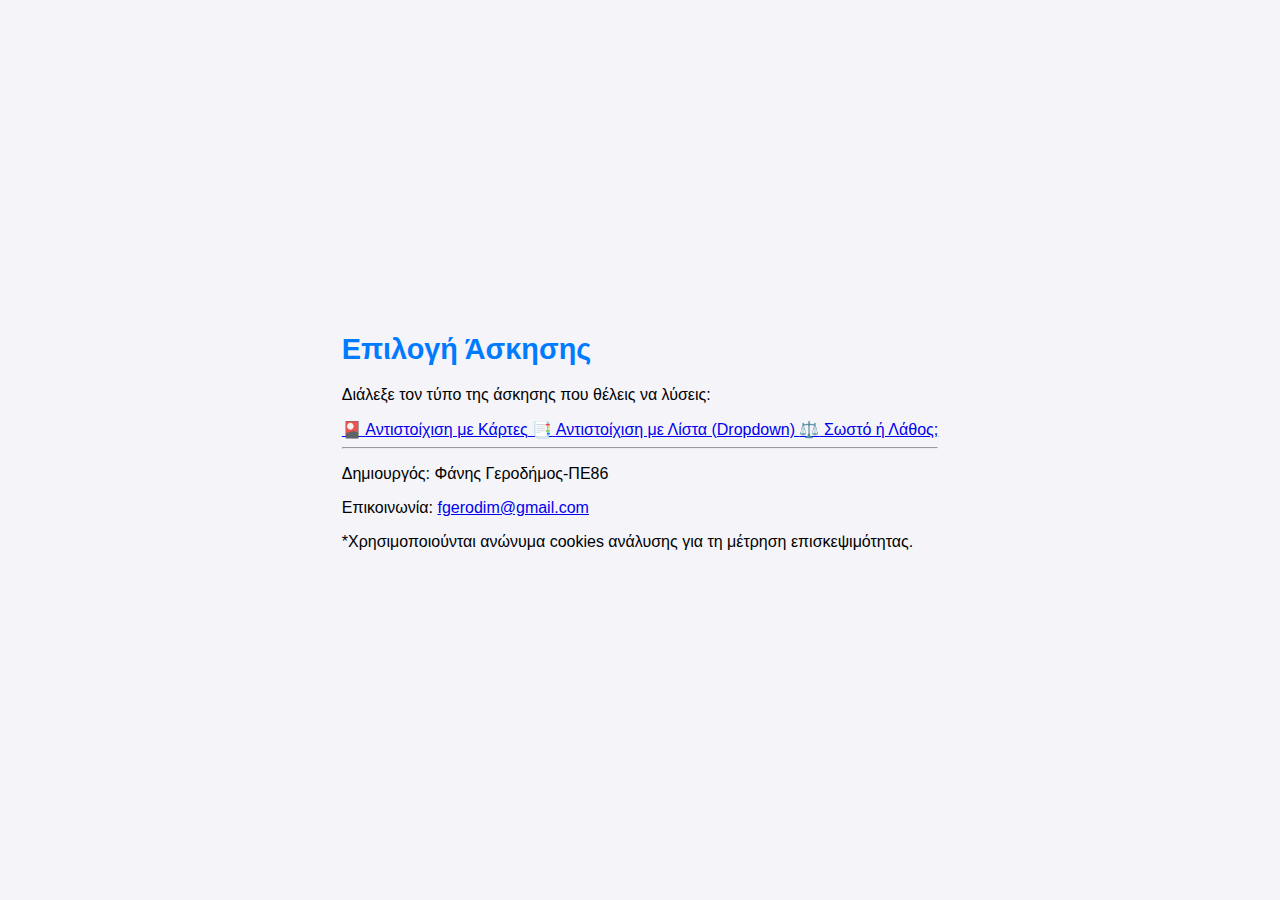
<file: index.html>
<!DOCTYPE html>
<html lang="el">
<head>
    <meta charset="UTF-8">
    <meta name="viewport" content="width=device-width, initial-scale=1.0">
    <title>Εκπαιδευτικές Ασκήσεις ΑΕΠΠ</title>
    <link rel="stylesheet" href="style.css">
    <script type="application/ld+json">
        {
        "@context": "https://schema.org",
        "@type": "LearningResource",
        "name": "Quiz για το μάθμα "Ανάπτυξης Εφαρμογών σε Προγραμματιστικό Περιβάλλον": Σωστό/Λάθος",
        "description": "Δοκιμάστε τις γνώσεις σας σε ερωτήσεις τύπου Σωστό/Λάθος στο πανελλαδικώς εξεταζόμενο μάθημα της Αναπτυξης Εφαρμογών σε Προγραμματιστικό Περιβάλλον (ΑΕΠΠ).",
        "learningResourceType": "Quiz",
        "educationalLevel": "Δευτεροβάθμια/Πανελλαδικές Εξετάσεις",
        "about": {
            "@type": "Thing",
            "name": "Πληροφορική, ΑΕΠΠ, Δομές Δεδομένων, Πίνακες, Αλγόριθμοι, Προγραμματισμός"
        },
        "keywords": ["πληροφορική", "αλγόριθμοι", "προγραμματισμός", "quiz", "σωστό λάθος", "ΓΛΩΣΣΑ", "ΑΕΠΠ", "Πανελλαδικές"],
        "author": {
            "@type": "Person",
            "name": "Φάνης Γεροδήμος-ΠΕ86"
        }
        }
    </script>
    
    
</head>
<!-- Google tag (gtag.js) -->
<script async src="https://www.googletagmanager.com/gtag/js?id=G-0NWXRRP8PH"></script>
<script>
  window.dataLayer = window.dataLayer || [];
  function gtag(){dataLayer.push(arguments);}
  gtag('js', new Date());

  gtag('config', 'G-0NWXRRP8PH');
</script>
<body>
    <div class="menu-container">
        <h1>Επιλογή Άσκησης</h1>
        <p>Διάλεξε τον τύπο της άσκησης που θέλεις να λύσεις:</p>
        
        <div class="button-grid">
            <a href="app2/index.html" class="menu-btn">
                <span class="icon">🎴</span>
                <span class="text">Αντιστοίχιση με Κάρτες</span>
            </a>
            
            <a href="app1/index.html" class="menu-btn">
                <span class="icon">📑</span>
                <span class="text">Αντιστοίχιση με Λίστα (Dropdown)</span>
            </a>
            <a href="app3/index.html" class="menu-btn">
                <span class="icon">⚖️</span>
                <span class="text">Σωστό ή Λάθος;</span>
            </a>
        </div>
        <hr class="footer-line">
<div class="footer">
    <p class="creator">Δημιουργός: Φάνης Γεροδήμος-ΠΕ86</p>
    <p class="contact">Επικοινωνία: <a href="mailto:fgerodim@gmail.com">fgerodim@gmail.com</a></p>
    <p class="cookies">*Χρησιμοποιούνται ανώνυμα cookies ανάλυσης για τη μέτρηση επισκεψιμότητας.</p>
</div>
    </div>
    
</body>
</html>
</file>
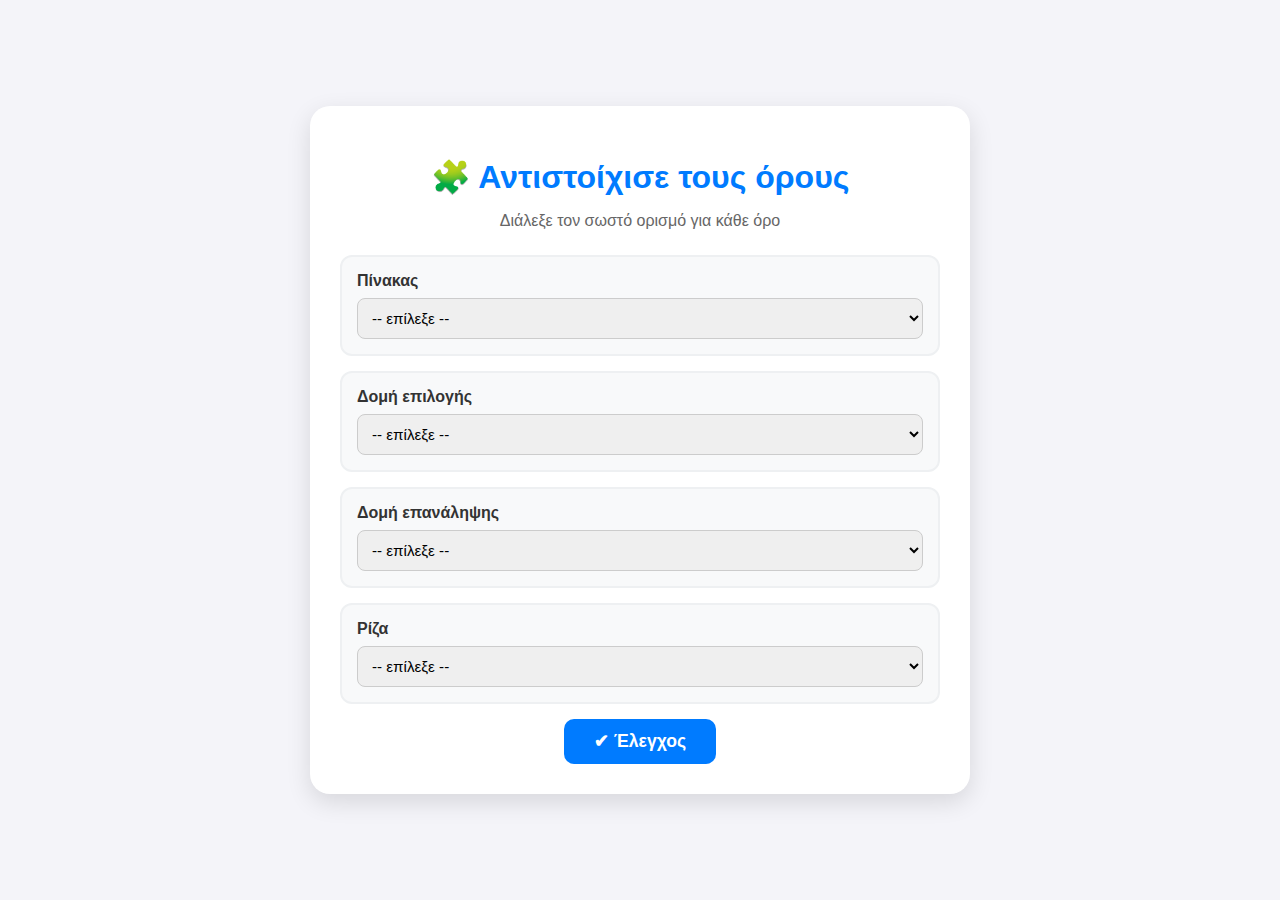
<file: app1/index.html>
<!DOCTYPE html>
<html lang="el">
<head>
<meta charset="UTF-8">
<title>Quiz Αντιστοίχισης</title>
<meta name="viewport" content="width=device-width, initial-scale=1.0">
<link rel="stylesheet" href="style.css">
</head>

<body>
<div id="quiz-container">
    <h1>🧩 Αντιστοίχισε τους όρους</h1>
    <p class="subtitle">Διάλεξε τον σωστό ορισμό για κάθε όρο</p>

    <div id="questions"></div>

    <button id="check-btn">✔ Έλεγχος</button>
    
    <div id="result-area" style="display:none;">
        <div id="result"></div>
        <div class="controls">
            <a href="../index.html" class="btn-home">🏠 Αρχική</a>
            <button id="retry-btn">Επόμενη άσκηση ➜</button>
        </div>
    </div>
</div>

<script src="script.js"></script>
</body>
</html>
</file>
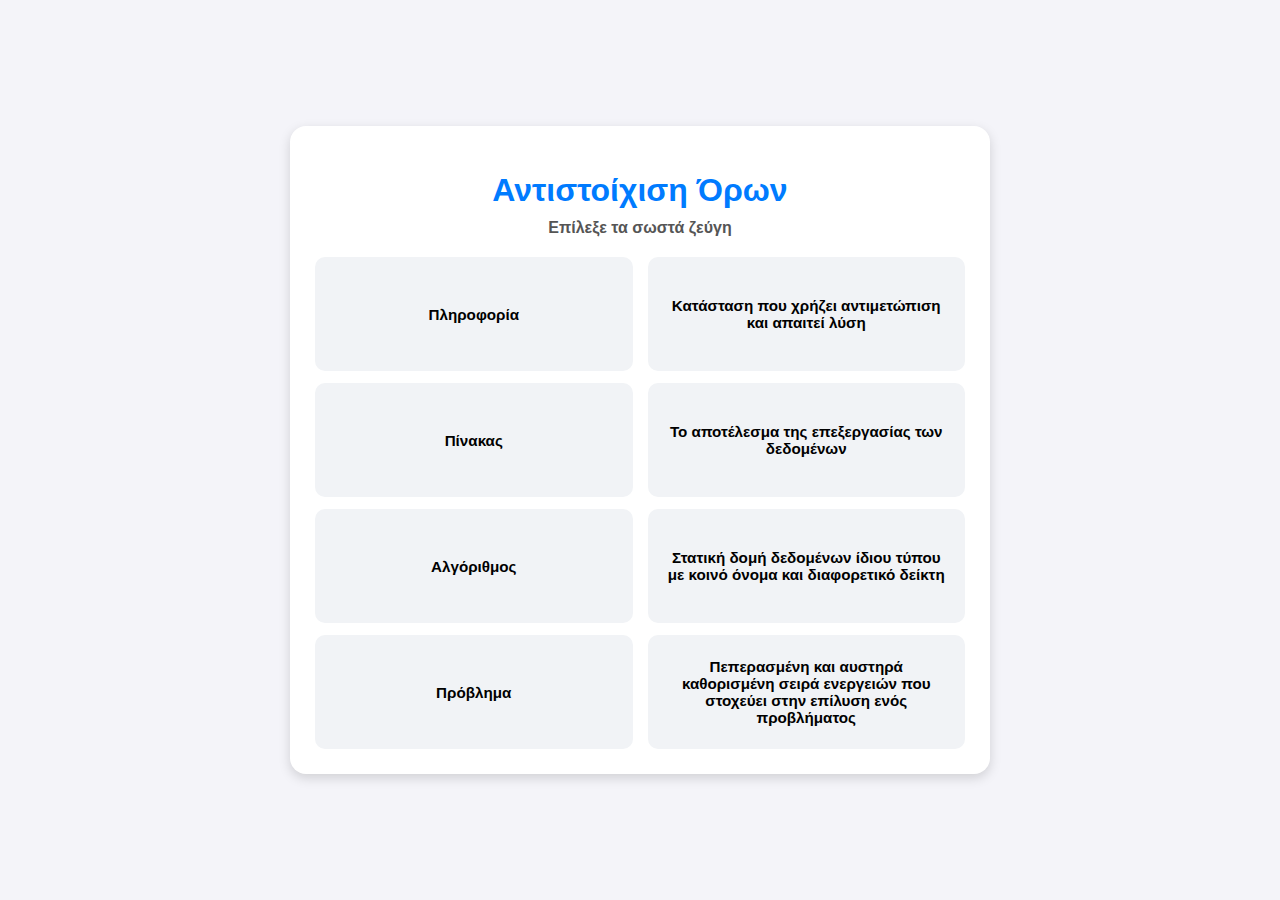
<file: app2/index.html>
<!DOCTYPE html>
<html lang="el">
<head>
<meta charset="UTF-8">
<meta name="viewport" content="width=device-width, initial-scale=1.0">
<title>Αντιστοίχιση Όρων – ΑΕΠΠ</title>
<link rel="stylesheet" href="style.css">
</head>
<body>

<div id="app">
  <h1>Αντιστοίχιση Όρων</h1>
  <div id="progress">Επίλεξε τα σωστά ζεύγη</div>

  <div class="grid" id="grid"></div>

  <div id="finish-area" style="display: none;">
    <div id="reward-message"></div>
    <div class="controls">
        <a href="../index.html" class="btn-home">🏠 Αρχική</a>
        <button id="nextBtn">Επόμενη άσκηση ➜</button>
    </div>
  </div>
</div>

<script src="script.js"></script>
</body>
</html>
</file>
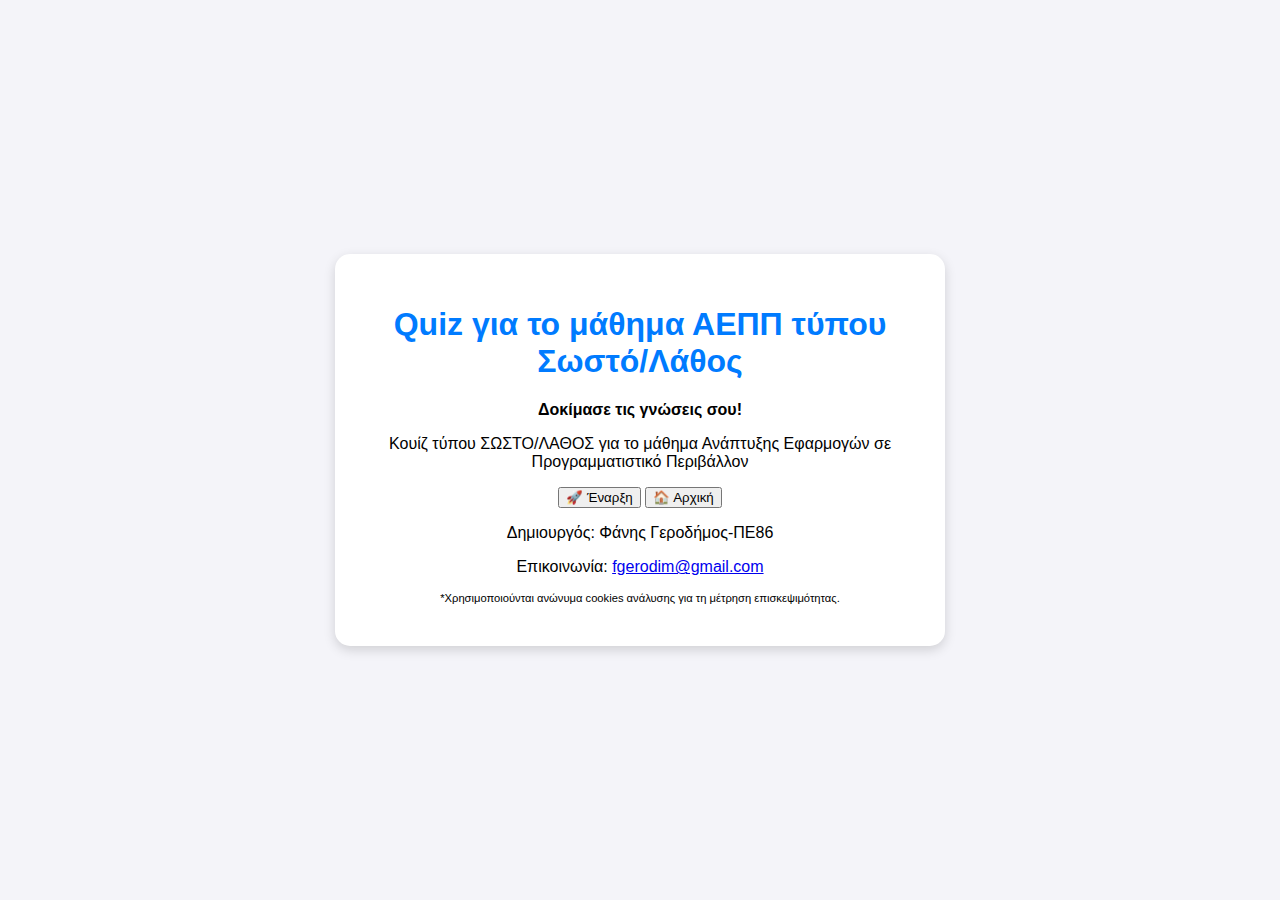
<file: app3/index.html>
<!DOCTYPE html>
<html lang="el">
<head>
    <meta charset="UTF-8">
    <meta name="viewport" content="width=device-width, initial-scale=1.0">
    <title>Quiz Σωστό/Λάθος για το μάθημα ΑΕΠΠ</title>
    <link rel="stylesheet" href="style.css">
    <script type="application/ld+json">
        {
        "@context": "https://schema.org",
        "@type": "LearningResource",
        "name": "Quiz για το μάθμα "Ανάπτυξης Εφαρμογών σε Προγραμματιστικό Περιβάλλον": Σωστό/Λάθος",
        "description": "Δοκιμάστε τις γνώσεις σας σε ερωτήσεις τύπου Σωστό/Λάθος στο πανελλαδικώς εξεταζόμενο μάθημα της Αναπτυξης Εφαρμογών σε Προγραμματιστικό Περιβάλλον (ΑΕΠΠ).",
        "learningResourceType": "Quiz",
        "educationalLevel": "Δευτεροβάθμια/Πανελλαδικές Εξετάσεις",
        "about": {
            "@type": "Thing",
            "name": "Πληροφορική, ΑΕΠΠ, Δομές Δεδομένων, Πίνακες, Αλγόριθμοι, Προγραμματισμός"
        },
        "keywords": ["πληροφορική", "αλγόριθμοι", "προγραμματισμός", "quiz", "σωστό λάθος", "ΓΛΩΣΣΑ", "ΑΕΠΠ", "Πανελλαδικές"],
        "author": {
            "@type": "Person",
            "name": "Φάνης Γεροδήμος-ΠΕ86"
        }
        }
    </script>
</head>
<!-- Google tag (gtag.js) -->
<script async src="https://www.googletagmanager.com/gtag/js?id=G-0NWXRRP8PH"></script>
<script>
  window.dataLayer = window.dataLayer || [];
  function gtag(){dataLayer.push(arguments);}
  gtag('js', new Date());

  gtag('config', 'G-0NWXRRP8PH');
</script>
<body>
    <div id="quiz-container">
        
        <div id="splash-screen">
            <h1>Quiz για το μάθημα ΑΕΠΠ τύπου Σωστό/Λάθος</h1>
            <p><strong>Δοκίμασε τις γνώσεις σου!</strong></p>
            <p>Kουίζ τύπου ΣΩΣΤΟ/ΛΑΘΟΣ για το μάθημα Ανάπτυξης Εφαρμογών σε Προγραμματιστικό Περιβάλλον</p>
            <button id="start-btn" class="main-btn">🚀 Έναρξη</button>
            <button id="exit-btn" class="main-btn">🏠 Αρχική</button>
        </div>

        <div id="quiz-content" style="display:none;">
            <h1>❓ Ερωτήσεις τύπου Σωστό/Λάθος</h1>
            <p id="score-text">Σκορ: 0 / 0</p>
            <div id="progress-container">
                <div id="progress-bar"></div>
            </div>
            <p id="question-text">Φόρτωση ερωτήσεων... παρακαλώ περιμένετε.</p>
           
            <div id="buttons-container">
                <button id="true-btn">Σωστό</button>
                <button id="false-btn">Λάθος</button>
            </div>

            <p id="feedback-text"></p>
            <button id="next-btn" style="display: none;">Επόμενη Ερώτηση </button>
        </div>
        
        <footer id="app-footer">
            <p>Δημιουργός: Φάνης Γεροδήμος-ΠΕ86</p>
            <p>Επικοινωνία: <a href="mailto:fgerodim@gmail.com">fgerodim@gmail.com</a></p>
            <p style="font-size:0.7em; margin-top: 5px;">*Χρησιμοποιούνται ανώνυμα cookies ανάλυσης για τη μέτρηση επισκεψιμότητας.</p>
        </footer>
    </div>

    <script src="script.js"></script>
</body>
</html>
</file>
<file: style.css>
/* ====== PAGE ====== */
body {
    font-family: 'Segoe UI', Arial, sans-serif;
    display: flex;
    justify-content: center;
    align-items: center;
    min-height: 100vh;
    margin: 0;
    background-color: #f4f4f9;
}

/* ====== CONTAINER ====== */
.app {
    background: white;
    padding: 20px; /* Μειωμένο padding για κινητά */
    border-radius: 20px;
    box-shadow: 0 10px 25px rgba(0,0,0,0.1);
    text-align: center;
    width: 95%;
    max-width: 650px;
    transition: background-color 0.3s ease;
    box-sizing: border-box;
    margin: 10px;
}

/* ====== HEADERS ====== */
h1 { 
    color: #007bff; 
    margin-top: 0; 
    font-size: 1.8em;
}

#progress {
    color: #666;
    margin-bottom: 10px;
    font-size: 0.9em;
}

#title {
    color: #333;
    margin-bottom: 15px;
    font-size: 1.2em;
}

/* ====== CODE WINDOW ====== */
.code-window {
    background: #282c34;
    color: #abb2bf;
    padding: 0;
    border-radius: 10px;
    text-align: left;
    font-family: 'Consolas', 'Monaco', monospace;
    font-size: 1.05em;
    line-height: 1.6; /* Αυξημένο line-height για να μην κολλάνε τα inputs */
    margin-bottom: 20px;
    border-left: 5px solid #007bff;
    overflow-x: hidden; /* Αποφυγή οριζόντιου scroll στο container */
    width: 100%;
    box-sizing: border-box;
}

.code-header {
    background: #323844;
    padding: 10px;
    display: flex;
    align-items: center;
    gap: 6px;
}

.dot { width: 12px; height: 12px; border-radius: 50%; }
.red { background: #ff5f56; }
.yellow { background: #ffbd2e; }
.green { background: #27c93f; }

.file-name {
    color: #aaa;
    font-size: 12px;
    margin-left: 10px;
}

.code-content {
    padding: 15px;
    white-space: pre-wrap; /* Επιτρέπει την αλλαγή γραμμής */
    word-break: break-word; /* Σπάει τις μεγάλες λέξεις αν χρειαστεί */
    overflow-x: auto; /* Επιτρέπει scroll μόνο αν το περιεχόμενο είναι πολύ πλατύ */
}

/* ====== INPUT GAPS ====== */
.gap {
    background: #21252b;
    border: 1px solid #555;
    border-bottom: 2px solid #007bff;
    color: #e5c07b;
    font-family: inherit;
    font-size: 0.95em;
    padding: 2px 4px;
    margin: 2px 2px;
    text-align: center;
    border-radius: 5px;
    outline: none;
    display: inline-block;
    max-width: 100%; /* Για να μην βγαίνει ποτέ εκτός οθόνης */
    box-sizing: border-box;
    vertical-align: middle;
}

.gap.correct {
    background: #1f4033;
    border-color: #4CAF50;
}

.gap.wrong {
    background: #4a1f25;
    border-color: #f44336;
}

.gap.locked {
    pointer-events: none;
    opacity: 0.95;
}

/* ====== BUTTONS ====== */
.buttons {
    min-height: 60px;
    display: flex;
    justify-content: center;
    align-items: center;
    gap: 12px;
    margin-top: 10px;
    flex-wrap: wrap;
}

button {
    padding: 12px 25px;
    background: #007bff;
    color: white;
    border: none;
    border-radius: 10px;
    font-size: 1em;
    font-weight: bold;
    cursor: pointer;
    transition: background 0.2s ease, transform 0.1s ease;
    flex: 1; /* Τα κουμπιά μεγαλώνουν ισόποσα */
    min-width: 140px;
}

button:hover {
    background: #0056b3;
    transform: scale(0.98);
}

.menu-secondary {
    background: #6c757d;
}

/* ====== FEEDBACK / SCORE ====== */
#feedback {
    margin-top: 12px;
    font-weight: bold;
    min-height: 24px;
}

.success { color: #4CAF50; }
.error { color: #f44336; }

#score {
    margin-top: 8px;
    font-weight: bold;
    color: #333;
}

/* ====== SOLUTION ====== */
#solution-box {
    padding: 15px;
    margin-top: 15px;
    background: #f1f1f1;
    border-radius: 10px;
    text-align: left;
    font-family: 'Consolas', monospace;
    border-left: 5px solid #4CAF50;
    display: none;
    color: #222;
    white-space: pre-wrap;
    font-size: 0.9em;
}

/* ====== MOBILE RESPONSIVE ====== */
@media (max-width: 600px) {
    .app {
        padding: 15px;
        width: 98%;
    }

    .code-content {
        padding: 10px;
        font-size: 0.85em; /* Μικρότερη γραμματοσειρά για να χωράνε οι εντολές */
        line-height: 2.2; /* Μεγάλο κενό ανάμεσα στις γραμμές για εύκολο touch */
    }

    h1 {
        font-size: 1.4em;
    }

    button {
        width: 100%;
        padding: 14px;
    }
}
</file>
<file: app1/style.css>
body {
    font-family: 'Segoe UI', Arial, sans-serif;
    display: flex;
    justify-content: center;
    align-items: center;
    min-height: 100vh;
    margin: 0;
    background-color: #f4f4f9;
}

#quiz-container {
    background-color: #fff;
    padding: 30px;
    border-radius: 20px;
    box-shadow: 0 8px 24px rgba(0,0,0,0.12);
    width: 90%;
    max-width: 600px;
    text-align: center;
}

h1 { color: #007bff; margin-bottom: 10px; }
.subtitle { color: #666; margin-bottom: 25px; }

/* Ερωτήσεις */
.question {
    background: #f8f9fa;
    padding: 15px;
    border-radius: 12px;
    margin-bottom: 15px;
    text-align: left;
    border: 2px solid #eef0f2;
    transition: 0.3s;
}

.question label {
    font-weight: bold;
    display: block;
    margin-bottom: 8px;
    color: #333;
}

select {
    width: 100%;
    padding: 10px;
    border-radius: 8px;
    border: 1px solid #ccc;
    font-size: 0.95em;
}

/* Χρώματα Ελέγχου */
.question.correct { border-color: #28a745; background-color: #d4edda; }
.question.incorrect { border-color: #dc3545; background-color: #f8d7da; }

/* Κουμπιά */
#check-btn {
    background-color: #007bff;
    color: white;
    padding: 12px 30px;
    border: none;
    border-radius: 10px;
    font-size: 1.1em;
    cursor: pointer;
    font-weight: bold;
    transition: 0.3s;
}

#check-btn:hover { background-color: #0056b3; }

#result {
    font-size: 1.3em;
    font-weight: bold;
    margin: 20px 0;
    color: #333;
}

/* Περιοχή κουμπιών τέλους */
.controls {
    display: flex;
    justify-content: center;
    gap: 15px;
    margin-top: 10px;
}

.btn-home, #retry-btn {
    padding: 12px 20px;
    border-radius: 10px;
    border: none;
    font-weight: bold;
    cursor: pointer;
    text-decoration: none;
    font-size: 14px;
    display: inline-flex;
    align-items: center;
    transition: 0.3s;
}

.btn-home { background-color: #6c757d; color: white; }
#retry-btn { background-color: #28a745; color: white; }

.btn-home:hover, #retry-btn:hover { opacity: 0.9; transform: translateY(-2px); }
</file>
<file: app2/style.css>
body{
  margin:0;
  font-family: Arial, sans-serif;
  background:#f4f4f9;
  display:flex;
  justify-content:center;
  align-items:center;
  min-height:100vh;
}

#app{
  background:#fff;
  width:95%;
  max-width:650px;
  padding:25px;
  border-radius:16px;
  box-shadow:0 4px 12px rgba(0,0,0,.15);
  text-align:center;
}

h1{ color:#007bff; margin-bottom:5px; }

#progress{ margin:10px 0 20px; font-weight:bold; color:#555; }

.grid{
  display:grid;
  grid-template-columns: 1fr 1fr;
  gap: 15px;
  align-items: stretch; /* Κάνει όλες τις κάρτες στην ίδια σειρά να έχουν το ίδιο ύψος */
}

.column {
  display: flex;
  flex-direction: column;
  gap: 12px;
}

.card{
  padding: 15px;
  border-radius:10px;
  background:#f1f3f6;
  cursor:pointer;
  user-select:none;
  font-weight:bold;
  transition:.2s;
  border:2px solid transparent;
  display: flex;
  align-items: center;
  justify-content: center;
  min-height: 80px; /* Ελάχιστο ύψος για να μη μετακινούνται τα στοιχεία */
  word-wrap: break-word;
  font-size: 0.95em;
}

.card:hover{ background:#e7ecf5; }
.card.selected{ border-color:#007bff; background:#eaf2ff; }
.card.correct{ background:#d4edda; color:#155724; border-color:#c3e6cb; }
.card.wrong{ background:#f8d7da; color:#721c24; border-color:#f5c6cb; }
.card.disabled{ opacity:0.6; pointer-events:none; }

#reward-message {
  font-size: 1.2em;
  color: #d4af37;
  margin: 20px 0;
  font-weight: bold;
}

.controls {
  display: flex;
  justify-content: center;
  gap: 10px;
}

#nextBtn, .btn-home {
  padding: 12px 20px;
  border-radius: 8px;
  border: none;
  font-weight: bold;
  cursor: pointer;
  text-decoration: none;
  font-size: 14px;
}

#nextBtn { background: #007bff; color: #fff; }
.btn-home { background: #6c757d; color: #fff; }
#nextBtn:hover, .btn-home:hover { opacity: 0.9; }
</file>
<file: app3/style.css>
body {
    font-family: Arial, sans-serif;
    background:#f4f4f9;
    display:flex;
    justify-content:center;
    align-items:center;
    min-height:100vh;
    margin:0;
}

#quiz-container {
    background:#fff;
    padding:30px;
    border-radius:15px;
    width:90%;
    max-width:550px;
    text-align:center;
    box-shadow:0 4px 12px rgba(0,0,0,0.15);
}

h1 { color:#007bff; }

#question-text {
    font-size:1.4em;
    min-height:60px;
    margin:25px 0;
}

#buttons-container {
    display:flex;
    justify-content:center;
    gap:20px;
}

#buttons-container button {
    padding:15px 30px;
    font-size:1.1em;
    border:none;
    border-radius:8px;
    cursor:pointer;
    font-weight:bold;
    min-width:130px;
}

#true-btn { background:#4CAF50; color:white; }
#false-btn { background:#f44336; color:white; }

.selected {
    opacity:0.7;
    transform:scale(0.97);
}

#feedback-text {
    margin-top:15px;
    font-weight:bold;
    min-height:24px;
}

.correct { color:#4CAF50; }
.incorrect { color:#f44336; }

#progress-container {
    width:100%;
    height:10px;
    background:#ddd;
    border-radius:10px;
    overflow:hidden;
    margin-bottom:15px;
}

#progress-bar {
    height:100%;
    width:0%;
    background:#007bff;
    transition:width 0.4s;
}

#report-buttons {
    display:none;
    justify-content:center;
    gap:20px;
    margin-top:25px;
}

#report-buttons button {
    padding:12px 28px;
    border:none;
    border-radius:25px;
    font-size:1.05em;
    font-weight:bold;
    cursor:pointer;
    color:white;
}

#restart-btn { background:#007bff; }
#home-btn { background:#6c757d; }

.report-list {
    text-align:left;
    padding:0;
    list-style:none;
    margin-top:20px;
}

.report-list li {
    padding:10px;
    margin-bottom:8px;
    border-radius:6px;
    font-size:0.9em;
}

.report-correct {
    background:#e6ffe6;
    border-left:4px solid #4CAF50;
}

.report-incorrect {
    background:#ffe6e6;
    border-left:4px solid #f44336;
}
</file>
